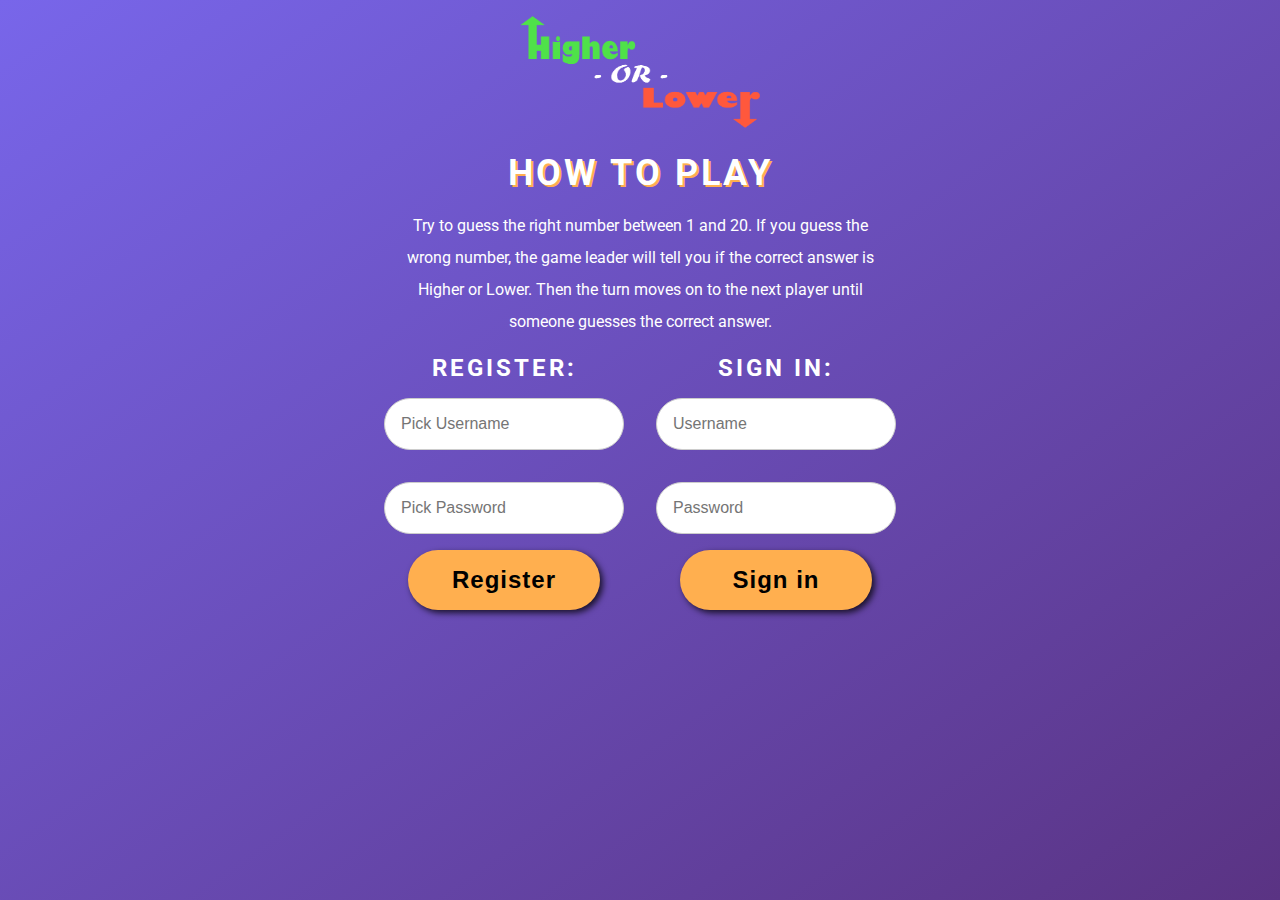
<file: index.html>
<!DOCTYPE html>
<html lang="en">
<head>
    <meta charset="UTF-8">
    <meta name="viewport" content="width=device-width, initial-scale=1.0">
    <title>Higher or Lower</title>

    <link rel="preconnect" href="https://fonts.gstatic.com">
    <link href="https://fonts.googleapis.com/css2?family=Sedgwick+Ave+Display&display=swap" rel="stylesheet">
    <link href="https://fonts.googleapis.com/css2?family=Roboto:wght@300;400;700&display=swap" rel="stylesheet">

    <link rel="stylesheet" href="./css/start.css">
    <script defer src="./JS/main.js"></script>
    <!-- <script defer src="./JS/newBots.js"></script> -->
    <script defer src="./JS/signUp.js"></script>
</head>
<body>
    
    <header class="flex center">
        <img class="logo" src="./assets/Img/quiz-app-logo.png" alt="logo">
    </header>
    <main class="flex center">
        <div class="container flex center">
            <h1 id="howToPlayAreaBtn">How To Play</h1>
            <p id="howToPlayDiv"> 
                Try to guess the right number between 1 and 20.
                If you guess the wrong number, the game leader will tell you if the correct answer is Higher or Lower. 
                Then the turn moves on to the next player until someone guesses the correct answer.
            </p>

        </div>            
        <div class="regAndSign-container"> 
            <div id="registerDiv">
                <h2 class="registerAreaBtn">REGISTER:</h2>
                <input id="createUsername" class="inputFields" type="text" placeholder="Pick Username" value="" required/>
                <input id="createPw" class="inputFields" type="password" placeholder="Pick Password" value="" required/>
                <input id="registerSubmitBtn" class="submitBtn" type="submit" value="Register"/>  
            </div>
             
            <div id="signInDiv">
                <h2>SIGN IN:</h2>
                <input id="username" class="inputFields" type="text" placeholder="Username" value="" required/>
                <input id="pw" class="inputFields" type="password" placeholder="Password" value="" required/>
                <input id="signInSubmitBtn" class="submitBtn" type="submit" value="Sign in"/> 
            </div>
        </div>
    </main>

</body>
</html>
</file>
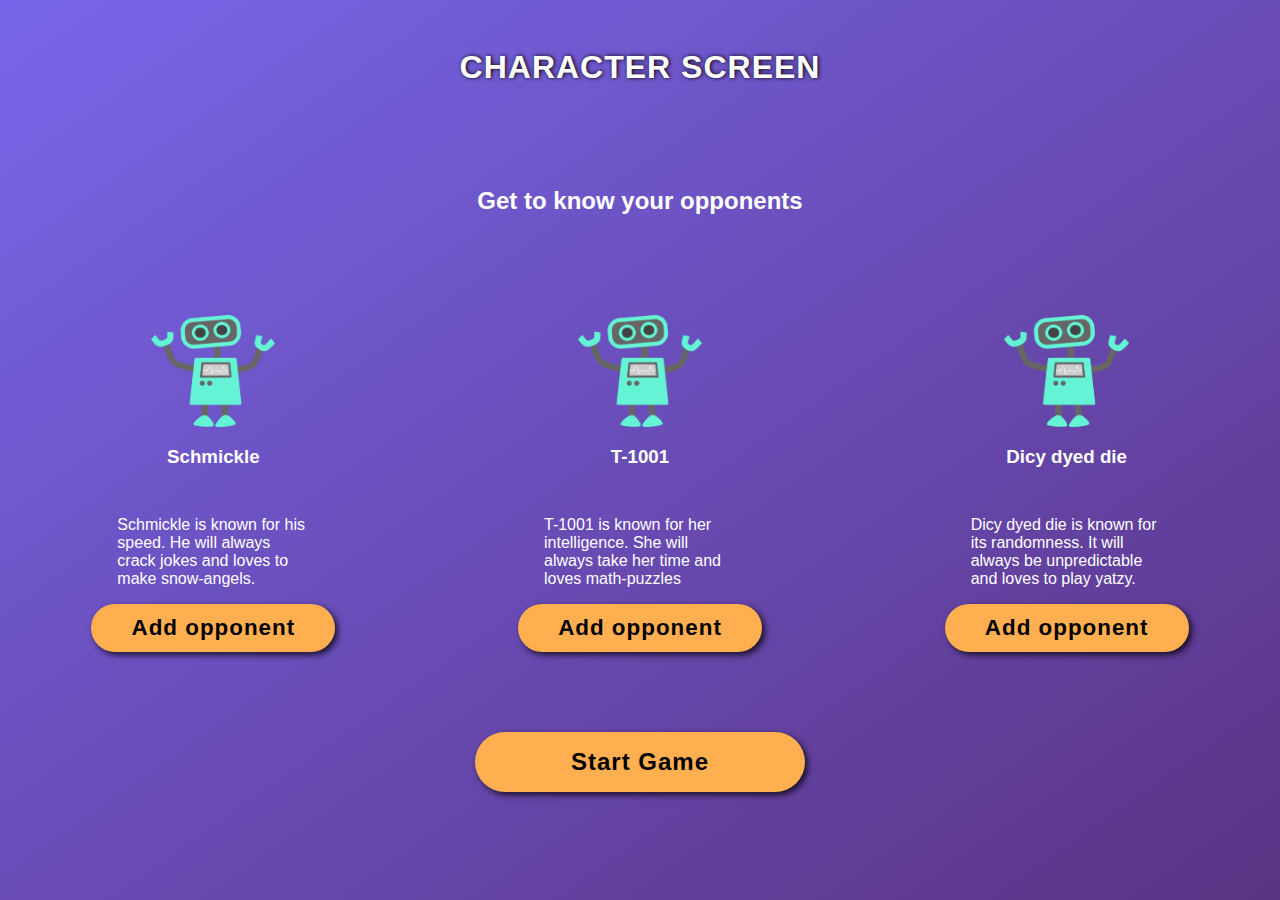
<file: character.html>
<!DOCTYPE html>
<html lang="en">
<head>
    <meta charset="UTF-8">
    <meta name="viewport" content="width=device-width, initial-scale=1.0">
    <title>Character Screen</title>
    <link rel="stylesheet" href="./css/char.css">
    <link href="https://fonts.googleapis.com/css2?family=Sedgwick+Ave+Display&display=swap" rel="stylesheet">
</head>
<body>
    <header class="textCenter"> 
        <h1>Character Screen</h1>
    </header>
    <main>
        <div class="flex text">
            <h2>Get to know your opponents</h2>
        </div>

        <div class="flex bot-choices">
            <div class="flex bot-card bot1">
                <img src="./assets/Img/robot" alt="bild">

                <h3>Schmickle</h3>

                <p>Schmickle is known for his speed. He will always crack jokes and loves to make snow-angels.</p>
            
                <div class="choose-opponent-btn">
                    <input type="submit" class="chooseOpponentButton" id="chooseOpponentBtn" value="Add opponent">
                </div>
            </div>

            <div class="flex bot-card bot2">
                <img src="./assets/Img/robot" alt="bild">

                <h3>T-1001</h3>

                <p>T-1001 is known for her intelligence. She will always take her time and loves math-puzzles</p>

                <div class="choose-opponent-btn">
                    <input type="submit" class="chooseOpponentButton" id="chooseOpponentBtn" value="Add opponent">
                </div>
            </div>

            <div class="flex bot-card bot3">
                <img src="./assets/Img/robot" alt="bild">

                <h3>Dicy dyed die</h3>
                
                <p>Dicy dyed die is known for its randomness. It will always be unpredictable and loves to play yatzy.</p>
                
                <div class="choose-opponent-btn">
                    <input type="submit" class="chooseOpponentButton" id="chooseOpponentBtn" value="Add opponent">
                </div>
            </div>

        </div>
      
        <div class="flex btnstart">
            <input type="submit"class="Startgamebtn"value="Start Game" >
        </div>
    </main>
</body>
</html>
</file>
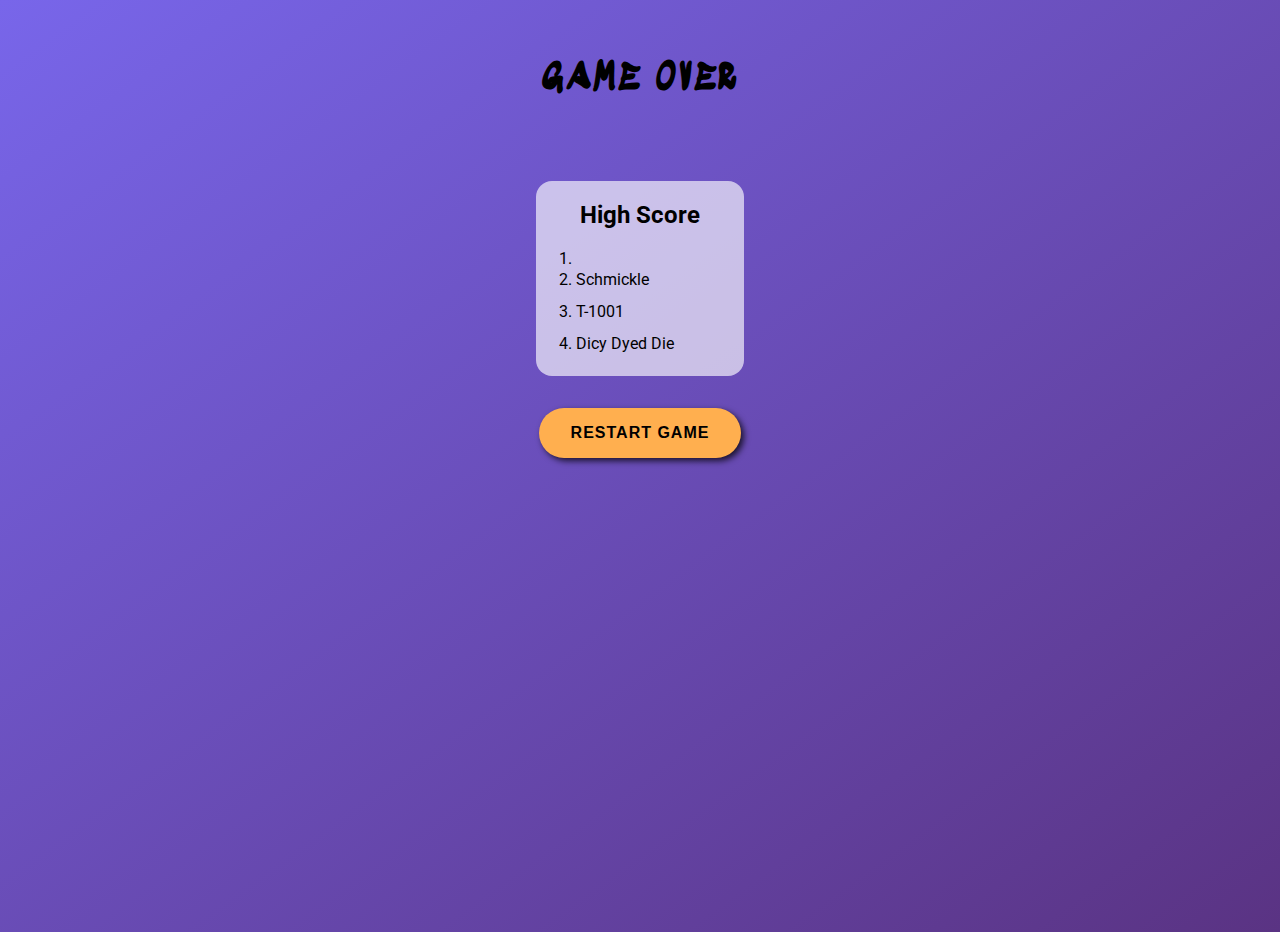
<file: gameOver.html>
<!DOCTYPE html>
<html lang="en">
<head>
    <meta charset="UTF-8">
    <meta name="viewport" content="width=device-width, initial-scale=1.0">
    <title>Game Over</title>

    <link rel="preconnect" href="https://fonts.gstatic.com">
    <link href="https://fonts.googleapis.com/css2?family=Sedgwick+Ave+Display&display=swap" rel="stylesheet">
    <link href="https://fonts.googleapis.com/css2?family=Roboto:wght@300;400;700&display=swap" rel="stylesheet">

    <link rel="stylesheet" href="./css/gameOver.css">
    <script src="JS/gameover.js"></script>
</head>
<body>
    <header class="flex center">
        <h1>GAME OVER</h1>
    </header>

    <main class="flex center">

        <p id="winOrLoseText">
            <!-- code from JS -->
        </p>
        <div class="highScoreArea">
            <h2>High Score</h2>
            <ol class="highScore" id="highScore">
                <!-- code from JS -->
                <li> 
                    <div class="listRows">
                        <span id="displayPlayerName0"></span>
                        <span id="displayPlayerScore0"></span>
                    </div>
                </li>
                <li>
                    <div class="listRows">
                        <span id="displayPlayerName1"></span>
                        <span id="displayPlayerScore1"></span>
                    </div>
                </li>
                <li>
                    <div class="listRows">
                        <span id="displayPlayerName2"></span>
                        <span id="displayPlayerScore2"></span>
                    </div>
                </li>
                <li>
                    <div class="listRows">
                        <span id="displayPlayerName3"></span>
                        <span id="displayPlayerScore3"></span>
                    </div>
                </li>
            </ol>
        </div>
        <button id="restartBtn" class="flex center"><a class="dex" href="play.html"> RESTART GAME</a>
            
        </button>
    </main>

    
</body>
</html>
</file>
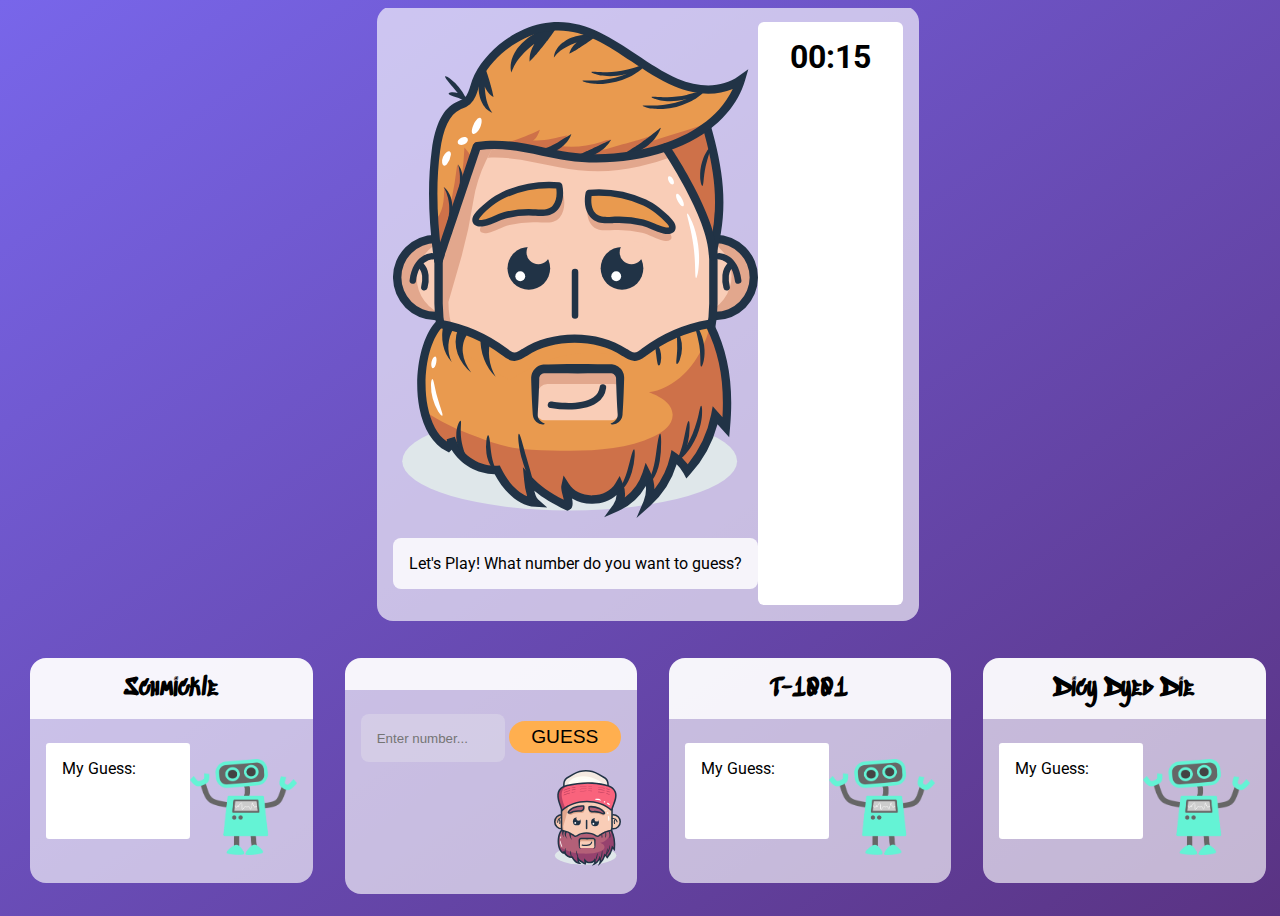
<file: play.html>
<!DOCTYPE html>
<html lang="en">
<head>
    <meta charset="UTF-8">
    <meta name="viewport" content="width=device-width, initial-scale=1.0">
    <title>Play screen</title>
    <link href="https://fonts.googleapis.com/css2?family=Roboto:wght@300;400;700&display=swap" rel="stylesheet">
    <link rel="preconnect" href="https://fonts.gstatic.com">
    <link href="https://fonts.googleapis.com/css2?family=Sedgwick+Ave+Display&display=swap" rel="stylesheet">
    <link rel="stylesheet" href="./css/play.css">
    <link rel="stylesheet" href="./css/play-mobile.css">
    <link href="https://fonts.googleapis.com/css2?family=Sedgwick+Ave+Display&display=swap" rel="stylesheet">

    <script defer src="./JS/newBots.js"></script>
        
</head>
<body>
    <header>
        <div class="gameLeader">
            <div class="leaderTalks">
            <img src="assets/Img/spel-ledare.svg" alt="gameLeader">
            <p class="question">Let's Play! What number do you want to guess? </p> 
            </div>
            <div class="timer-section">
                <span id="timer">00:15</span>
            </div>
        </div>
        <h4 class="question">

        </h4>
    </header>


    <main class="playscreen">
        
            <div class="player" id="bot-one-card">
                <h2>Schmickle</h2>
                <div class="player-one">
                    <div class="guessArea" >
                        <span class="player-answer">My Guess:</span>
                        <span id="bot1Answer" class="numberAnswer"></span>
                        <span id="bot1status" class="game-answer"></span>
                    </div>
                    
                    <div class="character">
                        <p class="player-name"></p>
                        <img class="player-avatar" src="assets/Img/robot">
                    </div>
                </div>
            </div>
            
            <div class="player test" id="user-card">
                <h2 id="playerNameFromLS">XXXX</h2>
                <div class="userInputArea">
                    <div class="number-input">
                        <input id="inputUser" min='1' max='20' type="number" placeholder="Enter number...">
                        <button class="submit">GUESS</button>
                    </div>
                    <div class="guessAndImageArea">
                        <div class="playerGuessArea">
                            <span class="player-answer numberAnswer">
                                
                                <span id="playerAnswer"></span>
                            </span>
                            <span id="userStatus" class="game-answer"></span>
                        </div>
                        
                        <div class="character">
                            <img class="player-avatar user" src="assets/Img/user.svg">
                        </div>
                    </div>
                </div>
                
            </div>

            <div class="player" id="bot-two-card">
                <h2>T-1001</h2>
                <div class="player-two">
                    <div class="guessArea">
                        <span class="player-answer">My Guess:</span>
                        <span id="bot2Answer" class="numberAnswer"></span>
                        <span id="bot2status" class="game-answer"></span>
                    </div>

                    <div class="character">
                        <p class="player-name"></p>
                        <img class="player-avatar" src="assets/Img/robot">
                    </div>
                </div>
            </div>

            <div class="player" id="bot-three-card">
                <h2>Dicy Dyed Die</h2>
                <div class="player-three">
                    <div class="guessArea">
                        <span class="player-answer">My Guess:</span>
                        <span id="bot3Answer" class="numberAnswer"></span>
                        <span id="bot3status" class="game-answer"></span>
                    </div>
    
                    <div class="character">
                        <p class="player-name"></p>
                        <img class="player-avatar" src="assets/Img/robot">
                    </div>
                </div>
            </div>
    </main>
    
</body>
</html>
</file>
<file: css/start.css>
:root {
  --clr-light-purple: #7866EA;
  --clr-purple: #5A3383;
  --clr-yellow: #FFAF4F;
  --clr-orange: #ED733F;
}

body, html {
  overflow-x: hidden;
}

body {
  background: linear-gradient(to bottom right, var(--clr-light-purple),var(--clr-purple));
  margin: 0;
  box-sizing: border-box;
  font-family: 'Roboto', sans-serif;
  min-height: 100vh;
  width: 100vw;
  color: white;
}

.logo {
  width: 15rem;
  margin-top: 1rem;
}

main {
  flex-direction: column;
}

img{
  height: 7rem;  
}

/*#region - HOW TO PLAY */
.regAndSign-container{
  width: 100%;
  display: flex;
  flex-direction: row;
  justify-content: center;
  align-items: center;
  flex-wrap: wrap;
}

#registerDiv, #signInDiv{
  display: flex;
  flex-direction: column;
  justify-content: center;
  align-items: center;
  margin: 0rem 1rem;
}
  
h1 {
  font-size: 2.25rem;
  letter-spacing: 3px;
  text-transform: uppercase;
  text-shadow: 2px 2px 0px var(--clr-yellow);
  margin-block-end: 0;
}

.container {
  margin: auto 0;
  flex-direction: column;
  max-width: 30rem;
  text-align: center;
}

#howToPlayAreaBtn {
  cursor: pointer;
}

#howToPlayDiv {
  line-height: 2rem;
  font-size: 1rem;
  font-weight: 400;
}
/*#endregion */

/*#region - Register and Signup */
h2 {
  font-size: 1.5rem;
  text-shadow: none;
  letter-spacing: 3px;
  margin: 0; 
}

.inputFields {
  width: 15rem;
  padding: 1rem;
  margin: 1rem 0;
  font-size: 1rem;
  display: inline-block;
  border: 1px solid #ccc;
  border-radius: 2rem;
  box-sizing: border-box;
}

.submitBtn{
  width: 12rem;
  padding: 1rem;
  border-radius: 50rem;
  border: none;
  background: var(--clr-yellow);
  font-size: 1.5rem;
  font-weight: bold;
  letter-spacing: 1px;
  box-shadow: 3px 3px 6px rgba(0, 0, 0, 0.75);
  transition: 250ms ease-in-out;
  cursor: pointer;
  outline: none;
  margin-bottom: 1rem;
}

.submitBtn:hover {
  box-shadow: 6px 6px 6px rgba(0, 0, 0, 0.75);
  background: var(--clr-orange);
}
/*#endregion */

/* REUSABLE CLASSES */
.flex {
  display: flex;
}
.center {
  justify-content: center;
  align-items: center;
  text-align: center;
}
</file>
<file: css/char.css>
:root {
    --clr-dark-purple: #593267;
    --clr-light-purple: #7866EA;
    --clr-purple: #5A3383;
    --clr-yellow: #FFAF4F;
    --clr-orange: #ED733F;
}


body {
    background: linear-gradient(to bottom right, var(--clr-light-purple),var(--clr-purple));
    margin: 0;
    padding: 0;
    box-sizing: border-box;
    font-family: 'Roboto', sans-serif;
    color: white;
    min-height: 100vh;
    width: 100%;
    
}

header {
    display: flex;
    justify-content: center;
    align-items: center;
    height: 15vh;
    text-shadow: 1px 0px 4px black;

}



.text{
    justify-content: center;
    margin: 2rem;
}

img{
    height: 7rem;  
}

.Start{
    margin: 0 auto;
    display: flex;
}

/*#region - Botarea */
.bot-choices {
    margin: 4rem 0rem 1rem;
    align-items: center;
    justify-content: space-around;
    flex-wrap: wrap;
}

.bot-card {
    flex-direction: column;
    align-items: center;
    justify-content: center;
    padding: 1rem;
    width: 12rem;
}
h3{
    margin-bottom: 2rem;
}

.chooseOpponentButton {
    padding: 0.7rem 2.5rem;
    border-radius: 50rem;
    border: none;
    background: var(--clr-yellow);
    font-size: 1.4rem;
    font-weight: bold;
    letter-spacing: 1px;
    box-shadow: 3px 3px 6px rgba(0, 0, 0, 0.75);
    transition: 250ms ease-in-out;
    cursor: pointer;
    outline: none;
    color: black;
    text-decoration: none;
}
.infoText{
    display: none;
    font-size: 1.2rem;
    text-align: center;
    width: 15rem;
    margin: 2rem 0rem;
}

.chooseOpponentButton:hover {
    box-shadow: 6px 6px 6px rgba(0, 0, 0, 0.75);
    background: var(--clr-orange);
}
/*#endregion */

.btnstart{
    justify-content: center;
}
.Startgamebtn{
    color: black;
    text-decoration: none;
    margin: 3rem;
    padding: 1rem 6rem;
    border-radius: 50rem;
    border: none;
    background: var(--clr-yellow);
    font-size: 1.5rem;
    font-weight: bold;
    letter-spacing: 1px;
    box-shadow: 3px 3px 6px rgba(0, 0, 0, 0.75);
    transition: 250ms ease-in-out;
    cursor: pointer;
    outline: none;
}

.Startgamebtn:hover {
    box-shadow: 6px 6px 6px rgba(0, 0, 0, 0.75);
    background: var(--clr-orange);
}

/* REUSABLE CLASSES */
.flex {
    display: flex;
}
.textCenter {
    text-align: center;
    text-transform: uppercase;
    letter-spacing: 1px;
}
</file>
<file: css/gameOver.css>
:root {
    --clr-dark-purple: #593267;
    --clr-light-purple: #7866EA;
    --clr-purple: #5A3383;
    --clr-yellow: #FFAF4F;
    --clr-orange: #ED733F;
}

body {
    background: linear-gradient(to bottom right, var(--clr-light-purple),var(--clr-purple));
    margin: 0;
    padding: 0;
    box-sizing: border-box;
    font-family: 'Roboto', sans-serif;
    height: 100vh;
}

h1 {
    font-size: 2.25rem;
    letter-spacing: 3px;
    text-transform: uppercase;
    /*text-shadow: 2px 2px 0px var(--clr-yellow);*/
    margin-block-end: 0;
    font-family: 'Sedgwick Ave Display', cursive;
}

main {
    flex-direction: column;
    text-align: center;
}

#winOrLoseText {
    color: var(--clr-orange);
    font-size: x-large;
}

.highScoreArea {
    background: rgba(255, 255, 255, 0.644);
    border-radius: 1rem;
    width: 13rem;    
}

.listRows {
    display: flex;
    justify-content: space-between;
    margin-right: 1rem;
    line-height: 2rem;
}

button {
    padding: 1rem 2rem;
    border-radius: 50rem;
    border: none;
    background: var(--clr-yellow);
    font-size: 1rem;
    font-weight: bold;
    letter-spacing: 1px;
    box-shadow: 3px 3px 6px rgba(0, 0, 0, 0.75);
    transition: 250ms ease-in-out;
    cursor: pointer;
   
}
.dex{
    text-decoration: none;
    color: black;
}
button:hover {
    box-shadow: 6px 6px 6px rgba(0, 0, 0, 0.75);
    background: var(--clr-orange);
}

/* REUSABLE CLASSES */
.flex {
    display: flex;
}
.center {
    justify-content: center;
    align-items: center;
    margin-top: 2rem;
    margin-bottom: 2rem;
}
.endscore{
    font-size: 1.2rem;
}
</file>
<file: css/play.css>
:root {
    --clr-dark-purple: #593267;
    --clr-light-purple: #7866EA;
    --clr-purple: #5A3383;
    --clr-yellow: #FFAF4F;
    --clr-orange: #ED733F;
}

body, html {
    overflow-x: hidden;
}

body {
   /* background: var(--clr-dark-purple);*/
    background: linear-gradient(to bottom right, var(--clr-light-purple),var(--clr-purple));

    height: 100vh;
    width: 100vw;
    
    box-sizing: border-box;
    font-family: 'Roboto', sans-serif;
    display: flex;
    flex-direction: column;

    text-align: center;
    align-items: center;
    justify-content: center;
}

.gameLeader {
    display: flex;
    background: rgba(255, 255, 255, 0.644);
    padding: 1rem;
    border-radius: 1rem;
}

.gameLeader p {
    background: rgba(255, 255, 255, 0.829);
    padding: 1rem;
    border-radius: .5rem;
}

.timer-section {
    background: white;
    padding: 1rem 2rem;
    font-size: 2rem;
    font-family: 'Roboto', sans-serif;
    font-weight: bold;
    border-radius: 6px;
}

main {
    display: flex;
    justify-content: center;
    flex-wrap: wrap;
}

/* .playfield {
    display: flex;
    justify-content: center;
    flex-wrap: wrap;
    
} */

h2 {
    font-family: 'Sedgwick Ave Display', cursive;
    background: rgba(255, 255, 255, 0.945);
    padding: 1rem;
    margin: 0rem;
    border-radius: 1rem 1rem 0rem 0rem;
}

.player{
    margin: 1rem;
}

.player-one, .userInputArea, .player-two, .player-three {
    background: rgba(255, 255, 255, 0.644);
    padding: 1.5rem 1rem;
    border-radius: 0 0 1rem 1rem;
    display: flex;
    flex-direction: row;
}

.guessAndImageArea {
    display: flex;
    flex-direction: row;
    justify-content: space-between;
}

.guessArea {
    background: white;
    border-radius: 0.2rem;
    display: flex;
    flex-direction: column;
    text-align: left;
    padding: 1rem;
    width: 7rem;
    height: 4rem;
}

.numberAnswer {
    font-size: xx-large;
}

.player-avatar {
    height: 6rem;
    width: auto;
}

.userInputArea {
    display: flex;
    flex-direction: column;
}

#inputUser{
    outline: none;
    padding: 0.5rem 1rem;
    width: 7rem;
    height: 2rem;
    border-radius: 0.5rem;
    border: none;
    margin-bottom: 0.5rem;
}

.submit{
    outline: none;
    cursor: pointer;
    height: 2rem;
    width: 7rem;
    font-size: 1.2rem;
    border-radius: 1rem;
    border: none;
    color: black;
    background-color:#FFAF4F ;
}

.submit:hover {
    box-shadow: 6px 6px 6px rgba(0, 0, 0, 0.75);
    background: var(--clr-orange);
}


/* TROR EJ DETTA ANVÄNDS */

/* .character {
    align-items: horizontal;
} */

/* .user {
    padding-top: 3.2rem;
} */

/* .number-input{
    display: flex;
    justify-content: center;
    align-items: center;
} */

/* .player-three{
    display: flex;
    flex-direction: row;
} */

/* .player-answer {
    color: white
} */

/* .playfield p {
    color:white;
} */

/* .game-answer {
    color: yellow;
} */

/* .btnsub{
    padding: 1rem 6rem;
    border-radius: 50rem;
    border: none;
    background: var(--clr-yellow);
    font-size: 1.5rem;
    font-weight: bold;
    letter-spacing: 1px;
    box-shadow: 3px 3px 6px rgba(0, 0, 0, 0.75);
    transition: 250ms ease-in-out;
    cursor: pointer;
    outline: none;
} */

/* .textinfo{
    width: 45%;
    padding: 1.5rem 2rem;
    margin: 8px 0;
    display: inline-block;
    border: 1px solid #ccc;
    border-radius: 4px;
    box-sizing: border-box;
} */
</file>
<file: css/play-mobile.css>
@media only screen and (max-width:1000px) {
    .gameleader {
        width: 17rem;
    }
}
</file>
